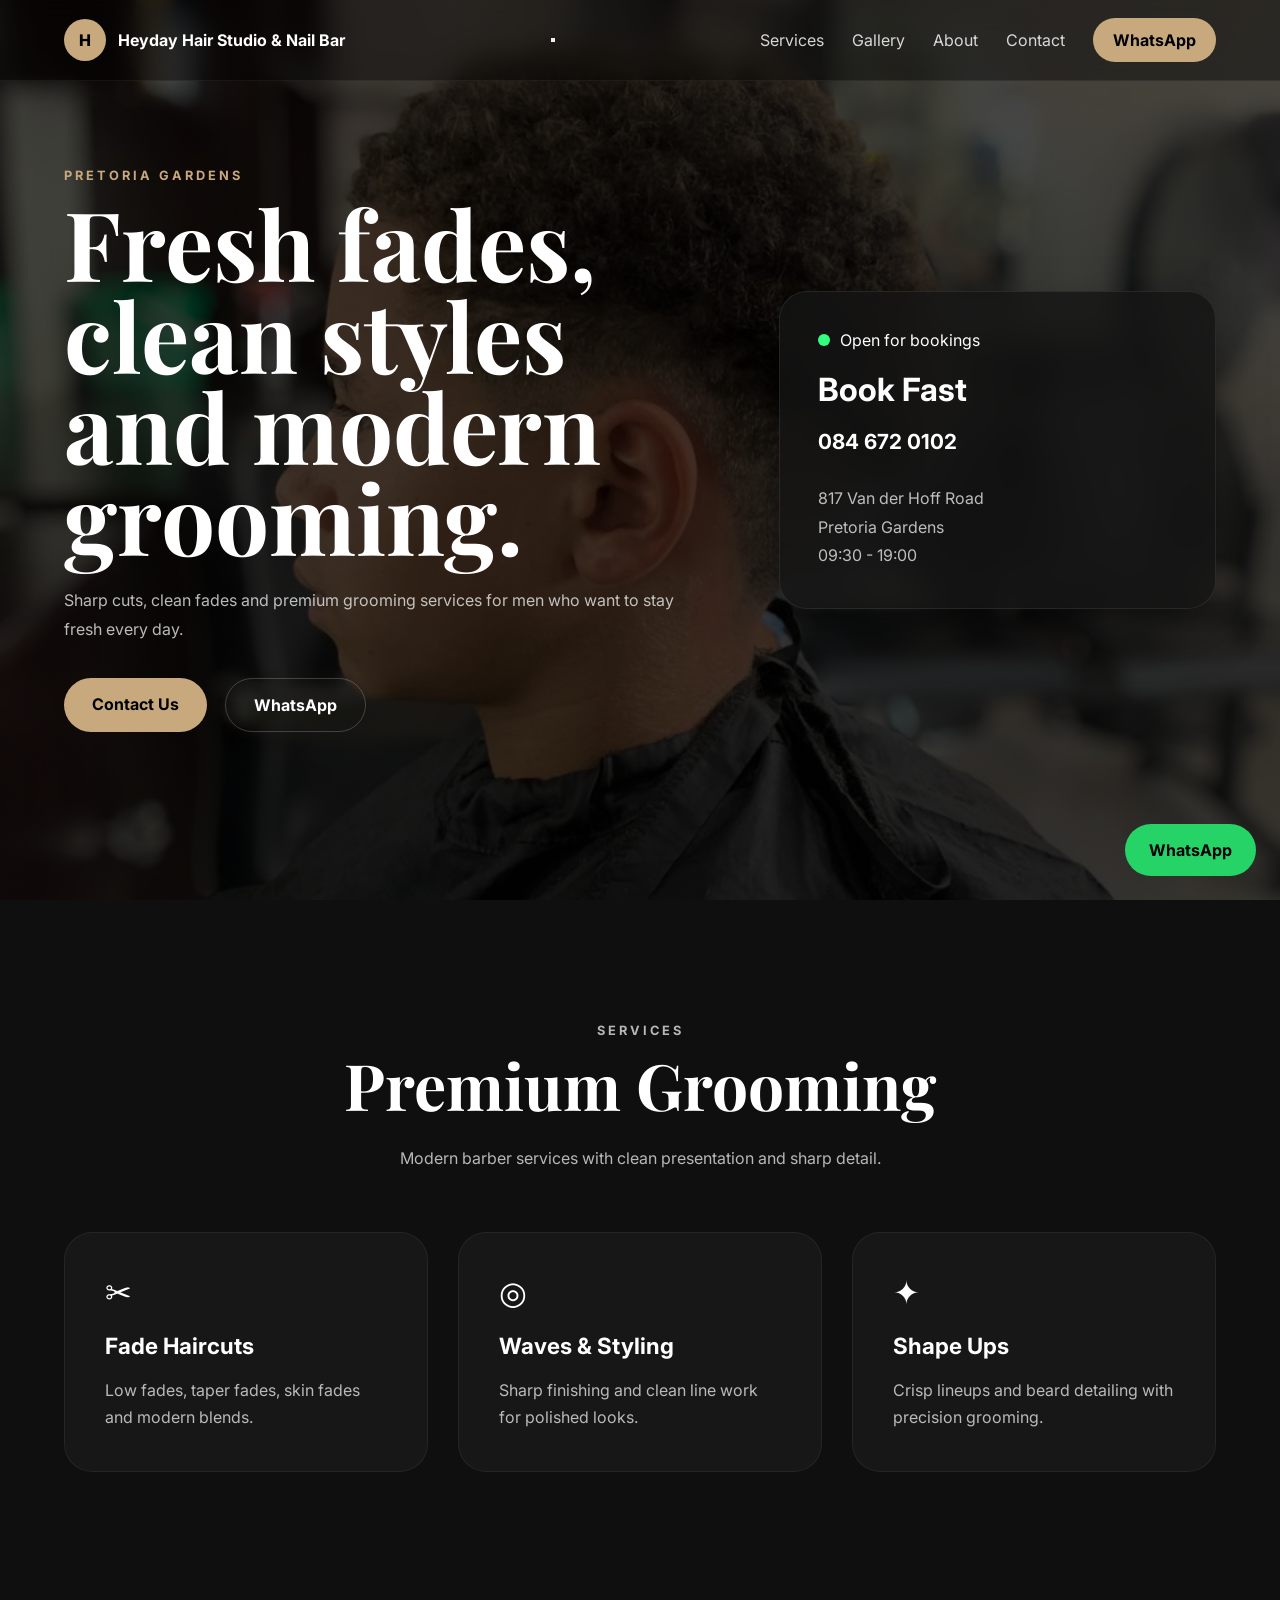
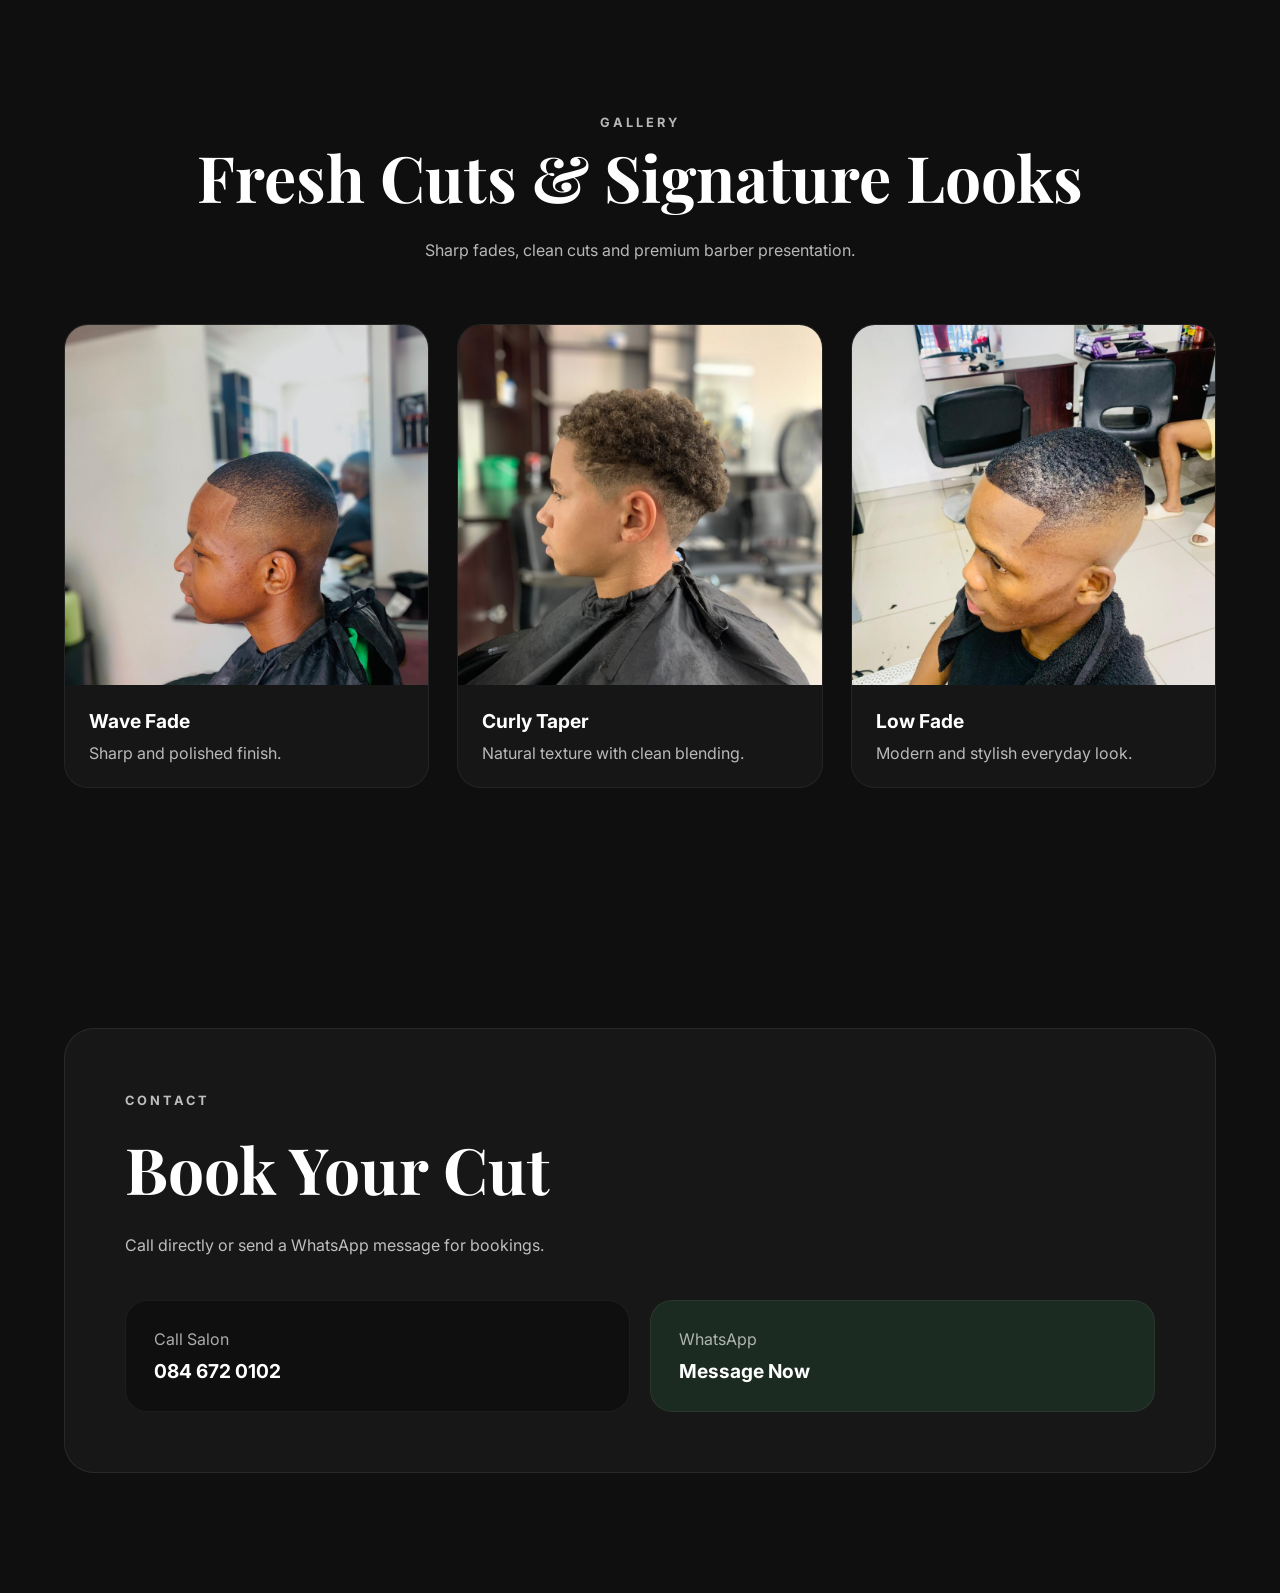
<file: index.html>
<!DOCTYPE html>
<html lang="en">
<head>
  <meta charset="UTF-8" />
  <meta name="viewport" content="width=device-width, initial-scale=1.0" />

  <title>Heyday Hair Studio & Nail Bar | Pretoria</title>

  <meta name="description" content="Braids, natural hair care, wig installs, cuts and nail services in Pretoria Gardens with tap-to-call and WhatsApp booking." />
  <meta name="theme-color" content="#171216" />

  <link rel="preconnect" href="https://fonts.googleapis.com" />
  <link rel="preconnect" href="https://fonts.gstatic.com" crossorigin />

  <link href="https://fonts.googleapis.com/css2?family=Playfair+Display:wght@600;700;800&family=Inter:wght@400;500;600;700;800&display=swap" rel="stylesheet" />

  <link rel="stylesheet" href="css/styles.css" />
</head>

<body>

  <!-- BACKGROUND GLOWS -->
  <div class="page-glow glow-one"></div>
  <div class="page-glow glow-two"></div>

  <!-- HEADER -->
  <header class="site-header">

    <div class="container nav-wrap">

      <a class="brand" href="index.html">
        <span class="brand-mark">H</span>
        <span class="brand-text">Heyday Hair Studio & Nail Bar</span>
      </a>

      <button class="menu-toggle" id="menuToggle">
        <span></span>
        <span></span>
        <span></span>
      </button>

      <nav class="nav-links desktop-nav">
        <a href="#services">Services</a>
        <a href="#gallery">Gallery</a>
        <a href="about.html">About</a>
        <a href="#contact">Contact</a>

        <a
          class="nav-cta"
          href="https://wa.me/27846720102"
          target="_blank"
        >
          WhatsApp
        </a>
      </nav>

    </div>

  </header>

  <!-- HERO -->
  <section class="hero-section">

    <div class="hero-background"></div>

    <div class="container hero-grid">

      <div class="hero-copy">

        <p class="eyebrow">Pretoria Gardens</p>

        <h1>
          Fresh fades, clean styles and modern grooming.
        </h1>

        <p class="hero-text">
          Sharp cuts, clean fades and premium grooming services for men
          who want to stay fresh every day.
        </p>

        <div class="hero-actions">

          <a class="btn btn-primary" href="#contact">
            Contact Us
          </a>

          <a
            class="btn btn-secondary"
            href="https://wa.me/27846720102"
            target="_blank"
          >
            WhatsApp
          </a>

        </div>

      </div>

      <aside class="hero-card">

        <div class="hero-card-top">
          <span class="status-dot"></span>
          <p>Open for bookings</p>
        </div>

        <h2>Book Fast</h2>

        <div class="info-stack">
          <a href="tel:0846720102">084 672 0102</a>
        </div>

        <div class="address-box">
          <p>817 Van der Hoff Road</p>
          <p>Pretoria Gardens</p>
          <p>09:30 - 19:00</p>
        </div>

      </aside>

    </div>

  </section>

  <!-- SERVICES -->
  <section class="services-section" id="services">

    <div class="container">

      <div class="section-heading">
        <p class="eyebrow">Services</p>

        <h2>Premium Grooming</h2>

        <p>
          Modern barber services with clean presentation and sharp detail.
        </p>
      </div>

      <div class="services-grid">

        <article class="service-card">
          <span class="service-icon">✂</span>

          <h3>Fade Haircuts</h3>

          <p>
            Low fades, taper fades, skin fades and modern blends.
          </p>
        </article>

        <article class="service-card">
          <span class="service-icon">◎</span>

          <h3>Waves & Styling</h3>

          <p>
            Sharp finishing and clean line work for polished looks.
          </p>
        </article>

        <article class="service-card">
          <span class="service-icon">✦</span>

          <h3>Shape Ups</h3>

          <p>
            Crisp lineups and beard detailing with precision grooming.
          </p>
        </article>

      </div>

    </div>

  </section>

  <!-- GALLERY -->
  <section class="gallery-section" id="gallery">

    <div class="gallery-background"></div>

    <div class="container gallery-content">

      <div class="section-heading">
        <p class="eyebrow">Gallery</p>

        <h2>Fresh Cuts & Signature Looks</h2>

        <p>
          Sharp fades, clean cuts and premium barber presentation.
        </p>
      </div>

      <div class="gallery-grid">

        <!-- IMAGE 1 -->
        <figure class="gallery-card">
          <img src="images/cut1.jpg" alt="">
          <figcaption>
            <strong>Wave Fade</strong>
            <span>Sharp and polished finish.</span>
          </figcaption>
        </figure>

        <!-- IMAGE 2 -->
        <figure class="gallery-card">
          <img src="images/cut2.jpg" alt="">
          <figcaption>
            <strong>Curly Taper</strong>
            <span>Natural texture with clean blending.</span>
          </figcaption>
        </figure>

        <!-- IMAGE 3 -->
        <figure class="gallery-card">
          <img src="images/cut3.jpg" alt="">
          <figcaption>
            <strong>Low Fade</strong>
            <span>Modern and stylish everyday look.</span>
          </figcaption>
        </figure>

    </div>

  </section>

  <!-- CONTACT -->
  <section class="contact-section" id="contact">

    <div class="container contact-panel">

      <div>
        <p class="eyebrow">Contact</p>

        <h2>Book Your Cut</h2>

        <p>
          Call directly or send a WhatsApp message for bookings.
        </p>
      </div>

      <div class="contact-actions-grid">

        <a class="contact-action" href="tel:0846720102">
          <span>Call Salon</span>
          <strong>084 672 0102</strong>
        </a>

        <a
          class="contact-action whatsapp"
          href="https://wa.me/27846720102"
          target="_blank"
        >
          <span>WhatsApp</span>
          <strong>Message Now</strong>
        </a>

      </div>

    </div>

  </section>

  <!-- FLOATING WHATSAPP -->
  <a
    class="floating-whatsapp"
    href="https://wa.me/27846720102"
    target="_blank"
  >
    WhatsApp
  </a>

  <script src="js/script.js"></script>

</body>
</html>
</file>
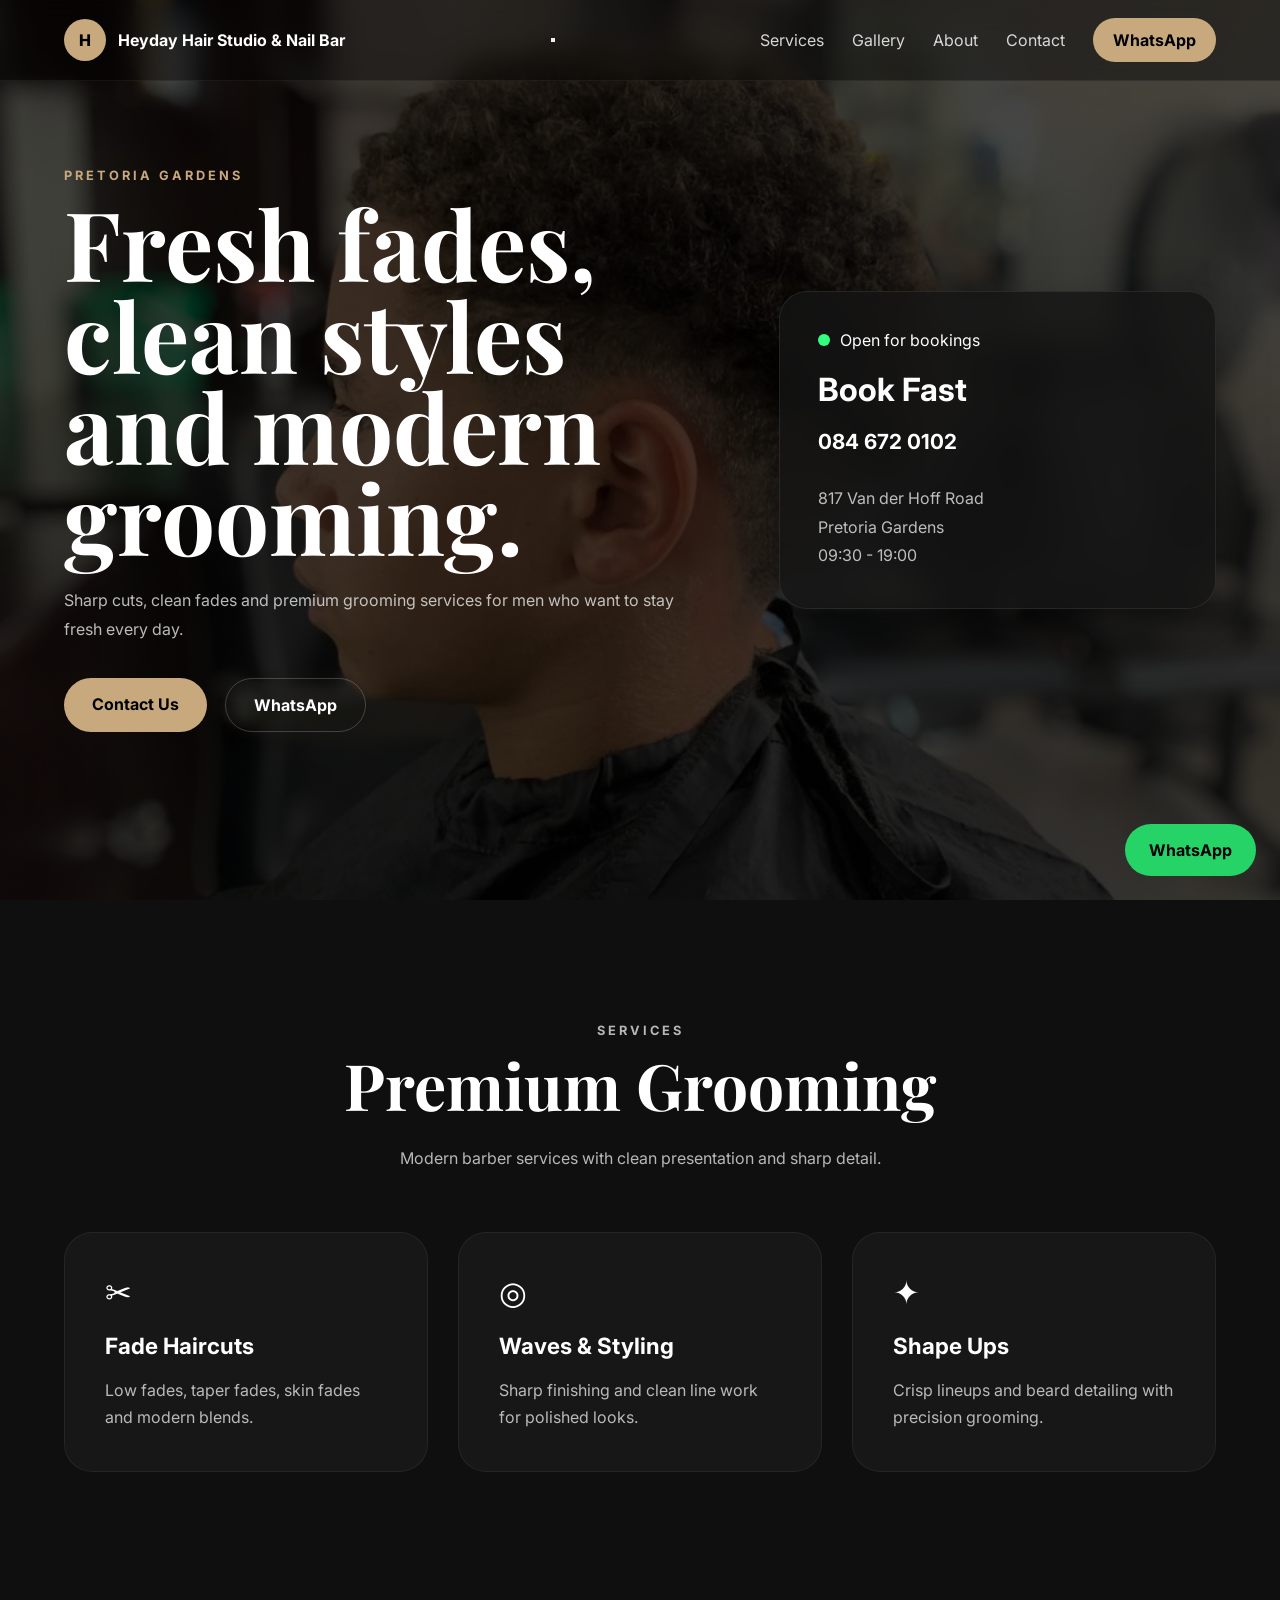
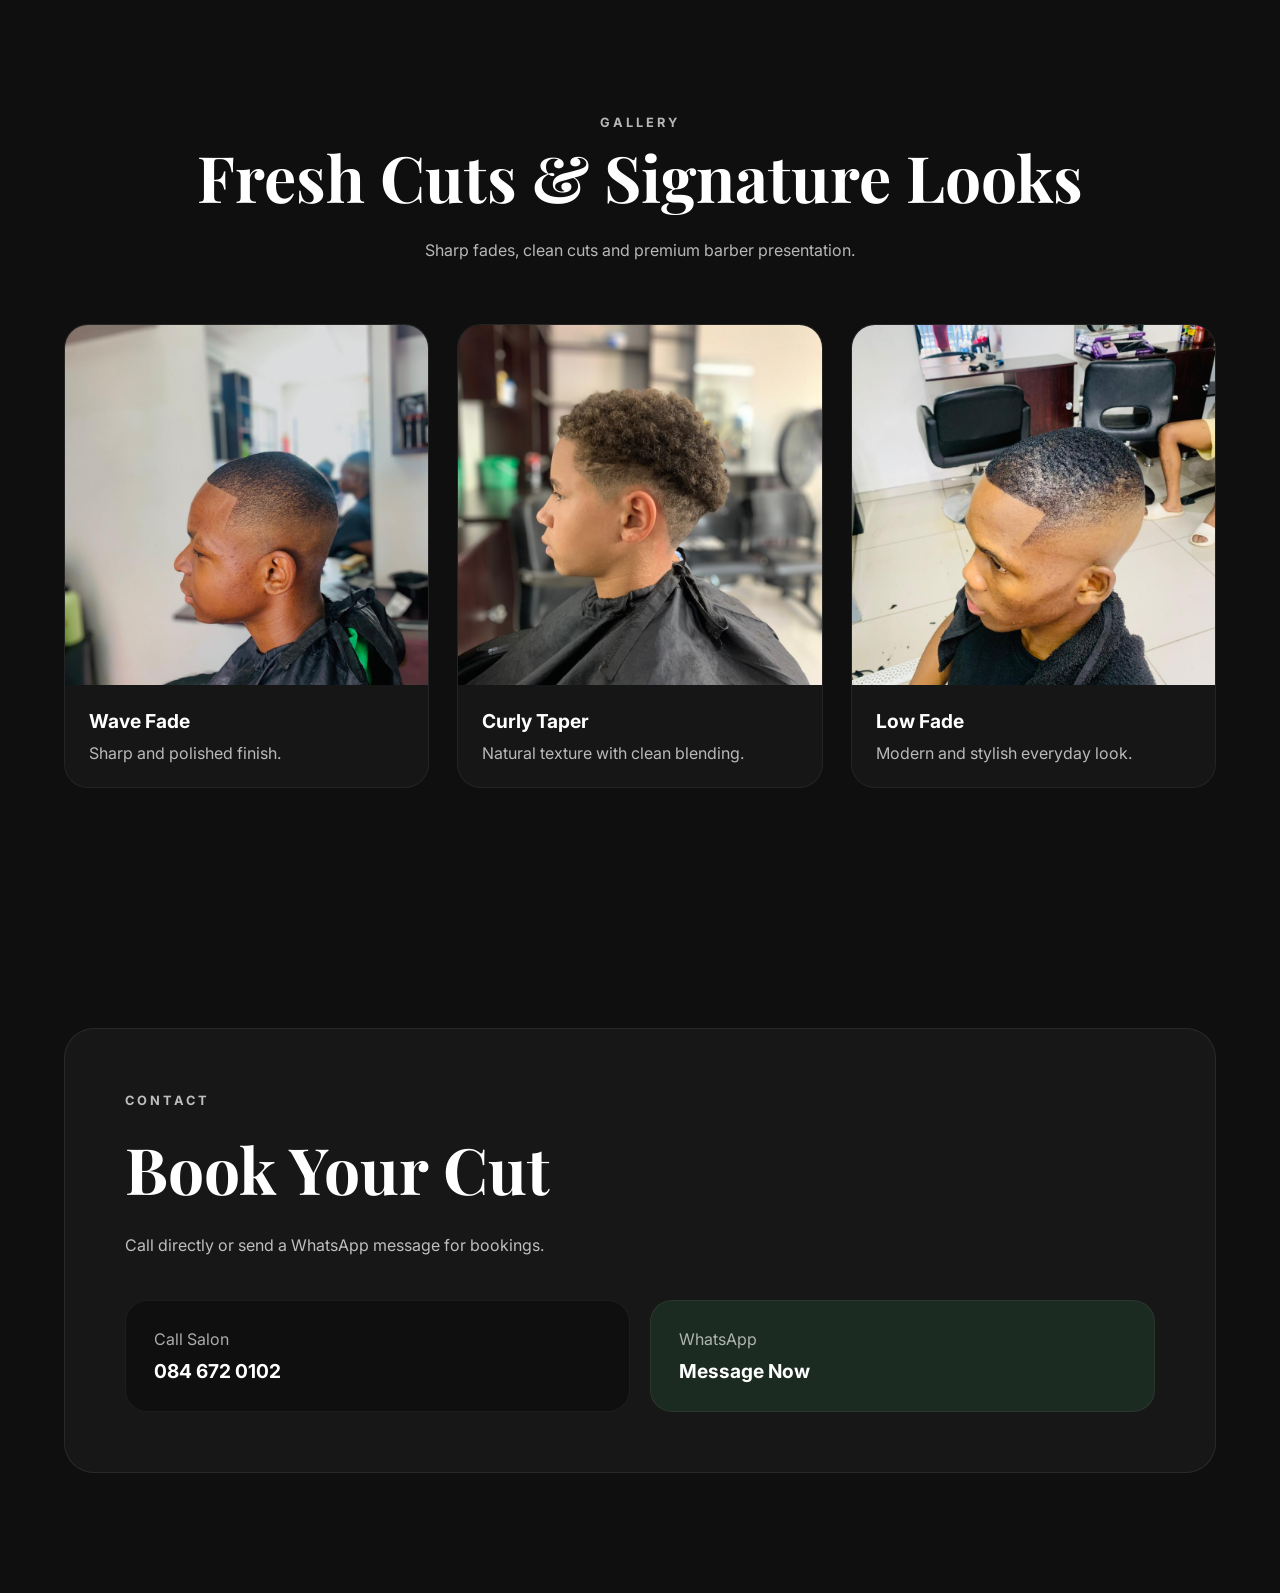
<file: i.html>
<//!DOCTYPE html>
<html lang="en">
<head>
  <meta charset="UTF-8" />
  <meta name="viewport" content="width=device-width, initial-scale=1.0" />

  <title>Heyday Hair Studio & Nail Bar | Pretoria</title>

  <meta name="description" content="Braids, natural hair care, wig installs, cuts and nail services in Pretoria Gardens with tap-to-call and WhatsApp booking." />
  <meta name="theme-color" content="#171216" />

  <link rel="preconnect" href="https://fonts.googleapis.com" />
  <link rel="preconnect" href="https://fonts.gstatic.com" crossorigin />

  <link href="https://fonts.googleapis.com/css2?family=Playfair+Display:wght@600;700;800&family=Inter:wght@400;500;600;700;800&display=swap" rel="stylesheet" />

  <link rel="stylesheet" href="css/styles.css" />
</head>

<body>

  <!-- BACKGROUND GLOWS -->
  <div class="page-glow glow-one"></div>
  <div class="page-glow glow-two"></div>

  <!-- HEADER -->
  <header class="site-header">

    <div class="container nav-wrap">

      <a class="brand" href="index.html">
        <span class="brand-mark">H</span>
        <span class="brand-text">Heyday Hair Studio & Nail Bar</span>
      </a>

      <button class="menu-toggle" id="menuToggle">
        <span></span>
        <span></span>
        <span></span>
      </button>

      <nav class="nav-links desktop-nav">
        <a href="#services">Services</a>
        <a href="#gallery">Gallery</a>
        <a href="about.html">About</a>
        <a href="#contact">Contact</a>

        <a
          class="nav-cta"
          href="https://wa.me/27846720102"
          target="_blank"
        >
          WhatsApp
        </a>
      </nav>

    </div>

  </header>

  <!-- HERO -->
  <section class="hero-section">

    <div class="hero-background"></div>

    <div class="container hero-grid">

      <div class="hero-copy">

        <p class="eyebrow">Pretoria Gardens</p>

        <h1>
          Fresh fades, clean styles and modern grooming.
        </h1>

        <p class="hero-text">
          Sharp cuts, clean fades and premium grooming services for men
          who want to stay fresh every day.
        </p>

        <div class="hero-actions">

          <a class="btn btn-primary" href="#contact">
            Contact Us
          </a>

          <a
            class="btn btn-secondary"
            href="https://wa.me/27846720102"
            target="_blank"
          >
            WhatsApp
          </a>

        </div>

      </div>

      <aside class="hero-card">

        <div class="hero-card-top">
          <span class="status-dot"></span>
          <p>Open for bookings</p>
        </div>

        <h2>Book Fast</h2>

        <div class="info-stack">
          <a href="tel:0846720102">084 672 0102</a>
        </div>

        <div class="address-box">
          <p>817 Van der Hoff Road</p>
          <p>Pretoria Gardens</p>
          <p>09:30 - 19:00</p>
        </div>

      </aside>

    </div>

  </section>

  <!-- SERVICES -->
  <section class="services-section" id="services">

    <div class="container">

      <div class="section-heading">
        <p class="eyebrow">Services</p>

        <h2>Premium Grooming</h2>

        <p>
          Modern barber services with clean presentation and sharp detail.
        </p>
      </div>

      <div class="services-grid">

        <article class="service-card">
          <span class="service-icon">✂</span>

          <h3>Fade Haircuts</h3>

          <p>
            Low fades, taper fades, skin fades and modern blends.
          </p>
        </article>

        <article class="service-card">
          <span class="service-icon">◎</span>

          <h3>Waves & Styling</h3>

          <p>
            Sharp finishing and clean line work for polished looks.
          </p>
        </article>

        <article class="service-card">
          <span class="service-icon">✦</span>

          <h3>Shape Ups</h3>

          <p>
            Crisp lineups and beard detailing with precision grooming.
          </p>
        </article>

      </div>

    </div>

  </section>

  <!-- GALLERY -->
  <section class="gallery-section" id="gallery">

    <div class="gallery-background"></div>

    <div class="container gallery-content">

      <div class="section-heading">
        <p class="eyebrow">Gallery</p>

        <h2>Fresh Cuts & Signature Looks</h2>

        <p>
          Sharp fades, clean cuts and premium barber presentation.
        </p>
      </div>

      <div class="gallery-grid">

        <!-- IMAGE 1 -->
        <figure class="gallery-card">
          <img src="images/cut1.jpg" alt="">
          <figcaption>
            <strong>Wave Fade</strong>
            <span>Sharp and polished finish.</span>
          </figcaption>
        </figure>

        <!-- IMAGE 2 -->
        <figure class="gallery-card">
          <img src="images/cut2.jpg" alt="">
          <figcaption>
            <strong>Curly Taper</strong>
            <span>Natural texture with clean blending.</span>
          </figcaption>
        </figure>

        <!-- IMAGE 3 -->
        <figure class="gallery-card">
          <img src="images/cut3.jpg" alt="">
          <figcaption>
            <strong>Low Fade</strong>
            <span>Modern and stylish everyday look.</span>
          </figcaption>
        </figure>

    </div>

  </section>

  <!-- CONTACT -->
  <section class="contact-section" id="contact">

    <div class="container contact-panel">

      <div>
        <p class="eyebrow">Contact</p>

        <h2>Book Your Cut</h2>

        <p>
          Call directly or send a WhatsApp message for bookings.
        </p>
      </div>

      <div class="contact-actions-grid">

        <a class="contact-action" href="tel:0846720102">
          <span>Call Salon</span>
          <strong>084 672 0102</strong>
        </a>

        <a
          class="contact-action whatsapp"
          href="https://wa.me/27846720102"
          target="_blank"
        >
          <span>WhatsApp</span>
          <strong>Message Now</strong>
        </a>

      </div>

    </div>

  </section>

  <!-- FLOATING WHATSAPP -->
  <a
    class="floating-whatsapp"
    href="https://wa.me/27846720102"
    target="_blank"
  >
    WhatsApp
  </a>

  <script src="js/script.js"></script>

</body>
</file>
<file: css/styles.css>
/* =========================
   RESET
========================= */

*{
    margin:0;
    padding:0;
    box-sizing:border-box;
}

html{
    scroll-behavior:smooth;
}

body{
    background:#0f0f0f;
    color:#fff;
    font-family:'Inter',sans-serif;
    overflow-x:hidden;
}

/* =========================
   GLOBAL
========================= */

.container{
    width:min(1200px,90%);
    margin:auto;
}

img{
    width:100%;
    display:block;
}

a{
    text-decoration:none;
    color:inherit;
}

section{
    position:relative;
}

.eyebrow{
    color:#c8a97e;
    text-transform:uppercase;
    letter-spacing:3px;
    font-size:0.8rem;
    margin-bottom:14px;
    font-weight:700;
}

.section-heading{
    text-align:center;
    margin-bottom:60px;
}

.section-heading h2{
    font-size:clamp(2rem,5vw,4rem);
    font-family:'Playfair Display',serif;
    margin-bottom:18px;
}

.section-heading p{
    max-width:650px;
    margin:auto;
    color:rgba(255,255,255,0.7);
    line-height:1.7;
}

/* =========================
   HEADER
========================= */

.site-header{
    position:fixed;
    top:0;
    left:0;
    width:100%;
    z-index:999;
    background:rgba(0,0,0,0.4);
    backdrop-filter:blur(12px);
    border-bottom:1px solid rgba(255,255,255,0.06);
}

.nav-wrap{
    height:80px;
    display:flex;
    align-items:center;
    justify-content:space-between;
}

.brand{
    display:flex;
    align-items:center;
    gap:12px;
}

.brand-mark{
    width:42px;
    height:42px;
    border-radius:50%;
    background:#c8a97e;
    color:#000;
    display:flex;
    align-items:center;
    justify-content:center;
    font-weight:800;
}

.brand-text{
    font-weight:700;
    font-size:1rem;
}

.desktop-nav{
    display:flex;
    align-items:center;
    gap:28px;
}

.desktop-nav a{
    color:rgba(255,255,255,0.82);
    transition:0.3s ease;
}

.desktop-nav a:hover{
    color:#fff;
}

.nav-cta{
    padding:12px 20px;
    background:#c8a97e;
    border-radius:999px;
    color:#000 !important;
    font-weight:700;
}

/* =========================
   HERO
========================= */

.hero-section{
    min-height:100vh;
    display:flex;
    align-items:center;
    overflow:hidden;
}

.hero-background{
    position:absolute;
    inset:0;

    background:
        linear-gradient(
            rgba(0,0,0,0.72),
            rgba(0,0,0,0.78)
        ),
        url("../images/background.jpg");

    background-size:cover;
    background-position:center;
    z-index:0;
}

.hero-grid{
    position:relative;
    z-index:2;

    display:grid;
    grid-template-columns:1.2fr 0.8fr;
    gap:60px;
    align-items:center;
}

.hero-copy h1{
    font-size:clamp(3rem,8vw,6rem);
    line-height:0.95;
    margin-bottom:24px;
    font-family:'Playfair Display',serif;
}

.hero-text{
    color:rgba(255,255,255,0.72);
    line-height:1.8;
    max-width:620px;
    margin-bottom:34px;
}

.hero-actions{
    display:flex;
    gap:18px;
    flex-wrap:wrap;
}

.btn{
    padding:16px 28px;
    border-radius:999px;
    font-weight:700;
    transition:0.35s ease;
}

.btn-primary{
    background:#c8a97e;
    color:#000;
}

.btn-primary:hover{
    transform:translateY(-4px);
}

.btn-secondary{
    border:1px solid rgba(255,255,255,0.2);
}

.btn-secondary:hover{
    background:rgba(255,255,255,0.08);
}

.hero-card{
    background:rgba(20,20,20,0.8);
    border:1px solid rgba(255,255,255,0.08);
    border-radius:28px;
    padding:38px;
    backdrop-filter:blur(14px);
    box-shadow:0 20px 50px rgba(0,0,0,0.4);
}

.hero-card-top{
    display:flex;
    align-items:center;
    gap:10px;
    margin-bottom:20px;
}

.status-dot{
    width:12px;
    height:12px;
    background:#32ff7e;
    border-radius:50%;
}

.hero-card h2{
    font-size:2rem;
    margin-bottom:20px;
}

.info-stack a{
    font-size:1.3rem;
    font-weight:700;
}

.address-box{
    margin-top:30px;
    color:rgba(255,255,255,0.72);
    line-height:1.8;
}

/* =========================
   SERVICES
========================= */

.services-section{
    padding:120px 0;
}

.services-grid{
    display:grid;
    grid-template-columns:repeat(3,1fr);
    gap:30px;
}

.service-card{
    background:#171717;
    border-radius:28px;
    padding:40px;
    border:1px solid rgba(255,255,255,0.06);
    transition:0.4s ease;
}

.service-card:hover{
    transform:translateY(-10px);
}

.service-icon{
    font-size:2rem;
    margin-bottom:20px;
    display:block;
}

.service-card h3{
    margin-bottom:18px;
    font-size:1.4rem;
}

.service-card p{
    color:rgba(255,255,255,0.7);
    line-height:1.7;
}

/* =========================
   GALLERY
========================= */

.gallery-section{
    position:relative;
    padding:120px 0;
    overflow:hidden;
}

.gallery-background{
    position:absolute;
    inset:0;

    background:
        linear-gradient(
            rgba(0,0,0,0.75),
            rgba(0,0,0,0.82)
        ),
        url("../images/gallery-bg.jpg");

    background-size:cover;
    background-position:center;
    background-attachment:fixed;

    z-index:0;
}

.gallery-content{
    position:relative;
    z-index:2;
}

.gallery-grid{
    display:grid;
    grid-template-columns:repeat(auto-fit,minmax(280px,1fr));
    gap:28px;
    margin-top:50px;
}

.gallery-card{
    overflow:hidden;
    border-radius:24px;
    background:#161616;
    border:1px solid rgba(255,255,255,0.06);
    transition:0.4s ease;
}

.gallery-card:hover{
    transform:translateY(-8px);
}

.gallery-card img{
    height:360px;
    object-fit:cover;
    transition:0.5s ease;
}

.gallery-card:hover img{
    transform:scale(1.06);
}

.gallery-card figcaption{
    padding:24px;
}

.gallery-card strong{
    display:block;
    margin-bottom:10px;
    font-size:1.2rem;
}

.gallery-card span{
    color:rgba(255,255,255,0.7);
}

/* =========================
   CONTACT
========================= */

.contact-section{
    padding:120px 0;
}

.contact-panel{
    background:#171717;
    border-radius:30px;
    padding:60px;
    border:1px solid rgba(255,255,255,0.08);
}

.contact-panel h2{
    font-size:clamp(2rem,5vw,4rem);
    margin-bottom:20px;
    font-family:'Playfair Display',serif;
}

.contact-panel p{
    color:rgba(255,255,255,0.72);
    line-height:1.8;
}

.contact-actions-grid{
    display:grid;
    grid-template-columns:repeat(2,1fr);
    gap:20px;
    margin-top:40px;
}

.contact-action{
    background:#0f0f0f;
    border-radius:22px;
    padding:28px;
    border:1px solid rgba(255,255,255,0.06);
}

.contact-action span{
    display:block;
    margin-bottom:10px;
    color:rgba(255,255,255,0.65);
}

.contact-action strong{
    font-size:1.2rem;
}

.whatsapp{
    background:#1c2b22;
}

/* =========================
   ABOUT PAGE
========================= */

.about-hero{
    min-height:80vh;
    display:flex;
    align-items:center;
    position:relative;
    overflow:hidden;
}

.about-hero-bg{
    position:absolute;
    inset:0;

    background:
        linear-gradient(
            rgba(0,0,0,0.75),
            rgba(0,0,0,0.78)
        ),
        url("../images/about-bg.jpg");

    background-size:cover;
    background-position:center;
}

.about-hero-content{
    position:relative;
    z-index:2;
    max-width:760px;
}

.about-hero h1{
    font-size:clamp(3rem,8vw,6rem);
    line-height:0.95;
    margin-bottom:28px;
    font-family:'Playfair Display',serif;
}

.about-hero p{
    line-height:1.8;
    color:rgba(255,255,255,0.75);
}

.about-story{
    padding:120px 0;
}

.about-grid{
    display:grid;
    grid-template-columns:1fr 1fr;
    gap:60px;
    align-items:center;
}

.about-copy h2{
    font-size:clamp(2rem,5vw,4rem);
    margin-bottom:24px;
    font-family:'Playfair Display',serif;
}

.about-copy p{
    color:rgba(255,255,255,0.72);
    line-height:1.8;
    margin-bottom:20px;
}

.about-image-stack{
    display:grid;
    gap:24px;
}

.about-image-card{
    overflow:hidden;
    border-radius:28px;
}

.about-image-card img{
    height:340px;
    object-fit:cover;
}

.values-section{
    padding:120px 0;
}

.values-grid{
    display:grid;
    grid-template-columns:repeat(3,1fr);
    gap:30px;
}

.value-card{
    background:#171717;
    border-radius:28px;
    padding:40px;
    border:1px solid rgba(255,255,255,0.06);
}

.value-card span{
    font-size:2rem;
    display:block;
    margin-bottom:20px;
}

.value-card h3{
    margin-bottom:16px;
}

.value-card p{
    color:rgba(255,255,255,0.72);
    line-height:1.7;
}

.about-feature-image{
    position:relative;
    height:80vh;
    overflow:hidden;
}

.about-feature-image img{
    height:100%;
    object-fit:cover;
}

.feature-overlay{
    position:absolute;
    inset:0;
    background:rgba(0,0,0,0.5);

    display:flex;
    flex-direction:column;
    align-items:center;
    justify-content:center;
    gap:30px;
}

.feature-overlay h2{
    font-size:clamp(2rem,6vw,5rem);
    font-family:'Playfair Display',serif;
    text-align:center;
}

/* =========================
   FOOTER
========================= */

.footer{
    padding:60px 0;
    background:#0a0a0a;
}

.footer-content{
    display:flex;
    align-items:center;
    justify-content:space-between;
    gap:30px;
}

.footer-links{
    display:flex;
    gap:24px;
}

/* =========================
   FLOATING BUTTON
========================= */

.floating-whatsapp{
    position:fixed;
    right:24px;
    bottom:24px;

    background:#25D366;
    color:#000;

    padding:16px 24px;
    border-radius:999px;

    font-weight:700;

    z-index:999;
}

/* =========================
   MOBILE
========================= */

@media (max-width: 900px){

    .hero-grid,
    .about-grid,
    .services-grid,
    .values-grid,
    .contact-actions-grid{
        grid-template-columns:1fr;
    }

    .desktop-nav{
        display:none;
    }

    .hero-section,
    .about-hero{
        padding:140px 0 100px;
    }

    .hero-copy h1,
    .about-hero h1{
        line-height:1;
    }

    .contact-panel{
        padding:40px 24px;
    }

    .footer-content{
        flex-direction:column;
        text-align:center;
    }

}
</file>
